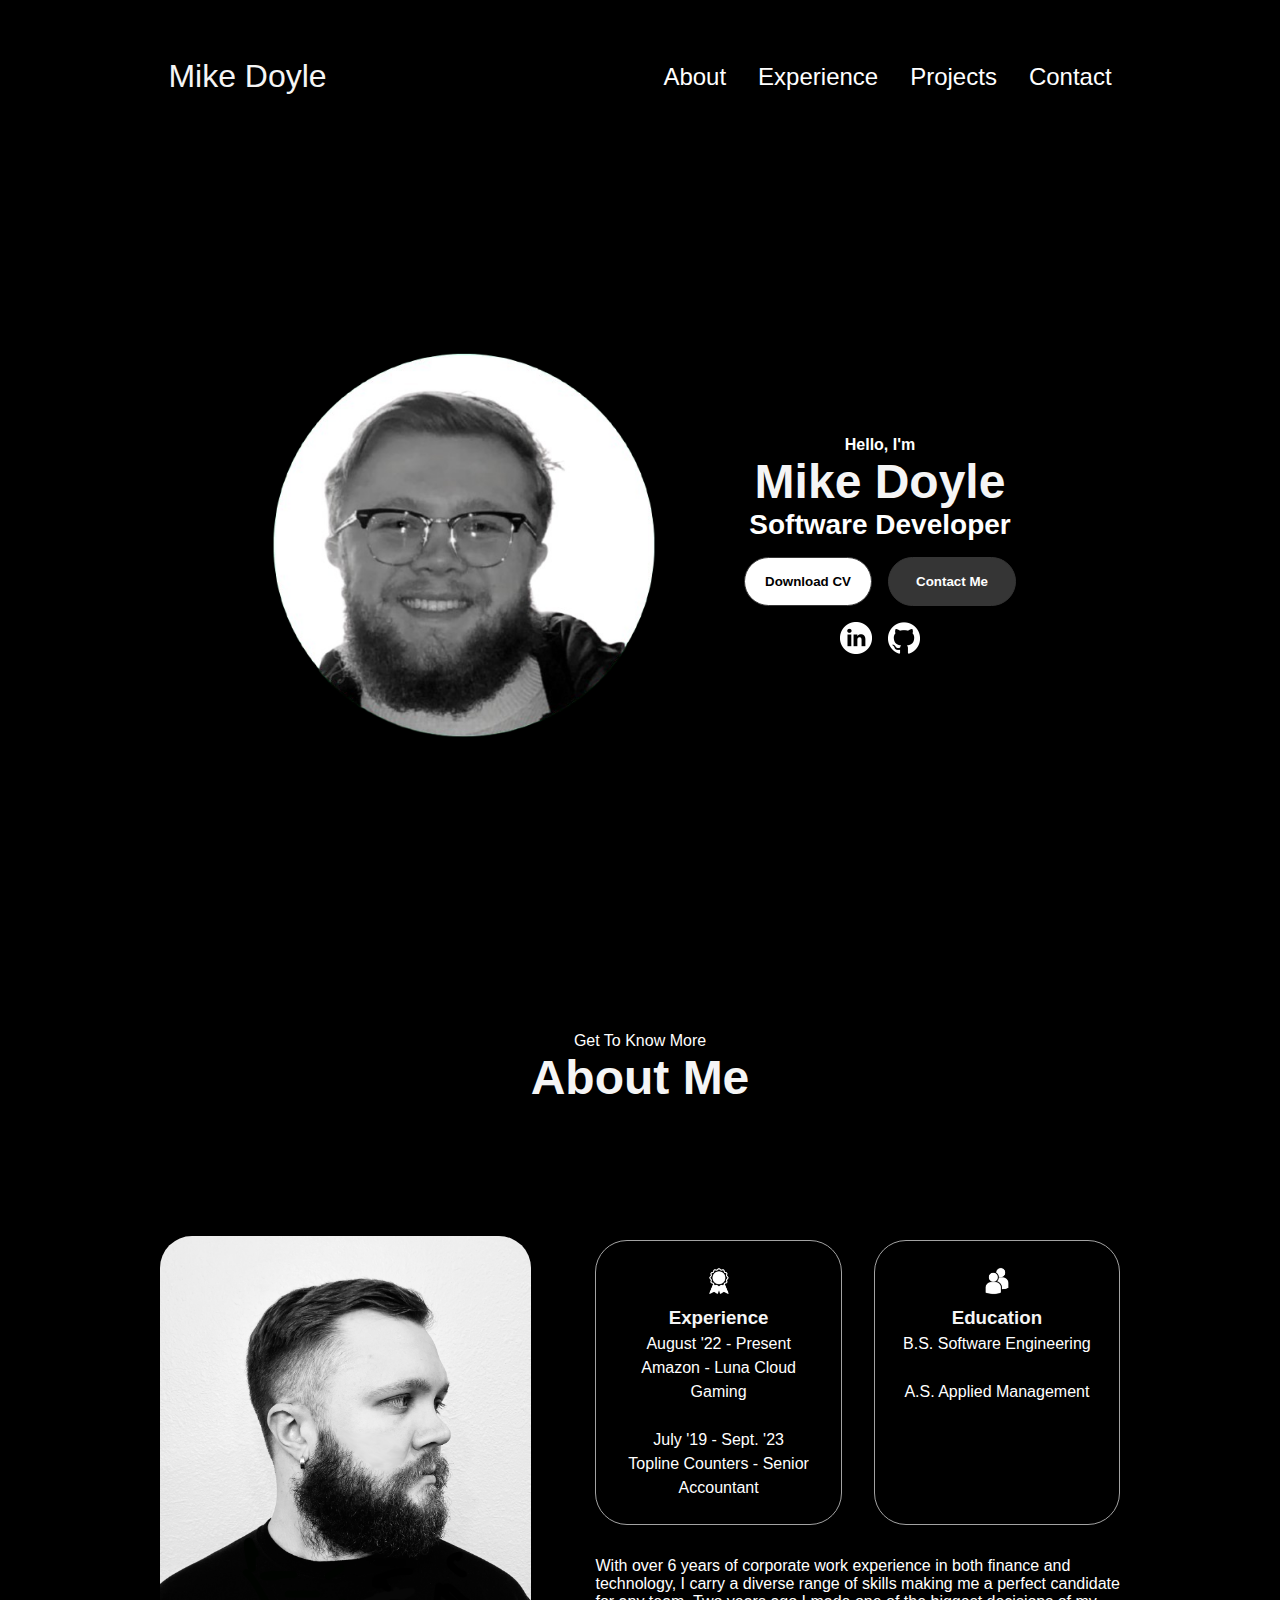
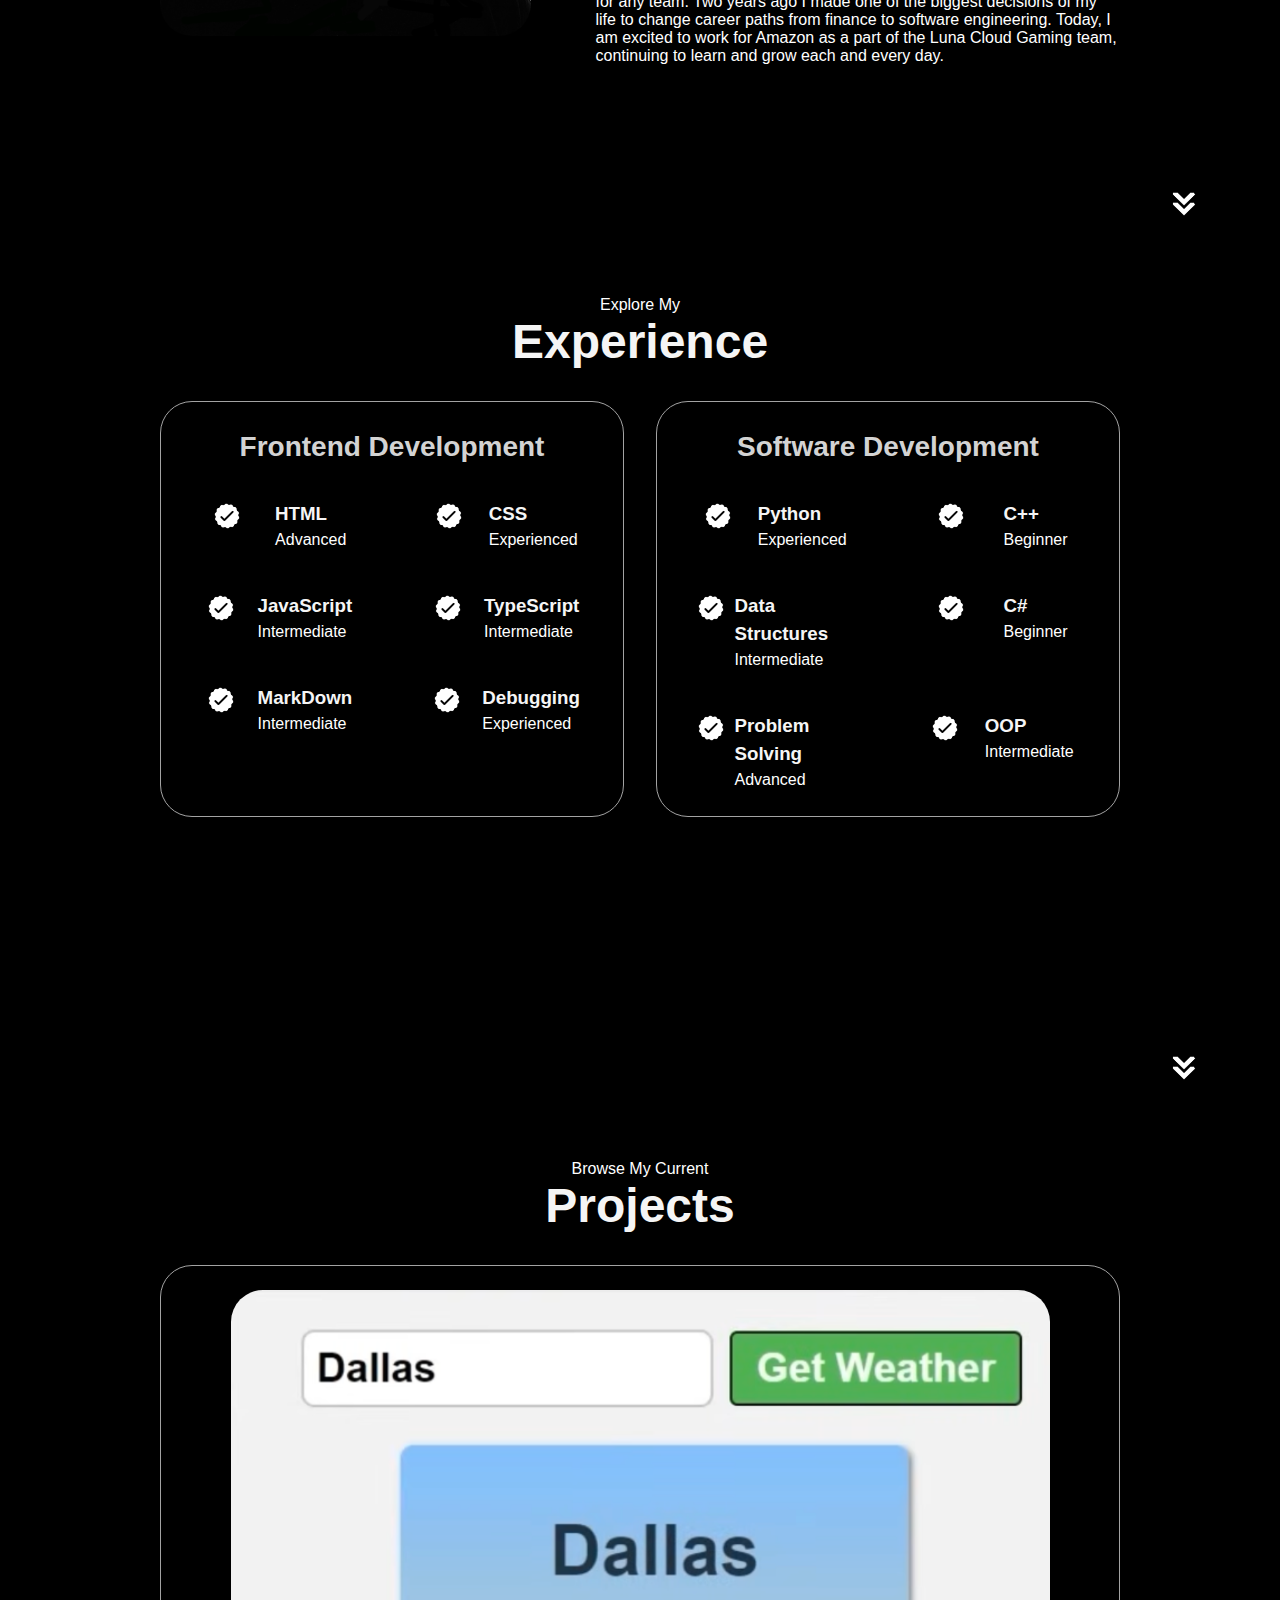
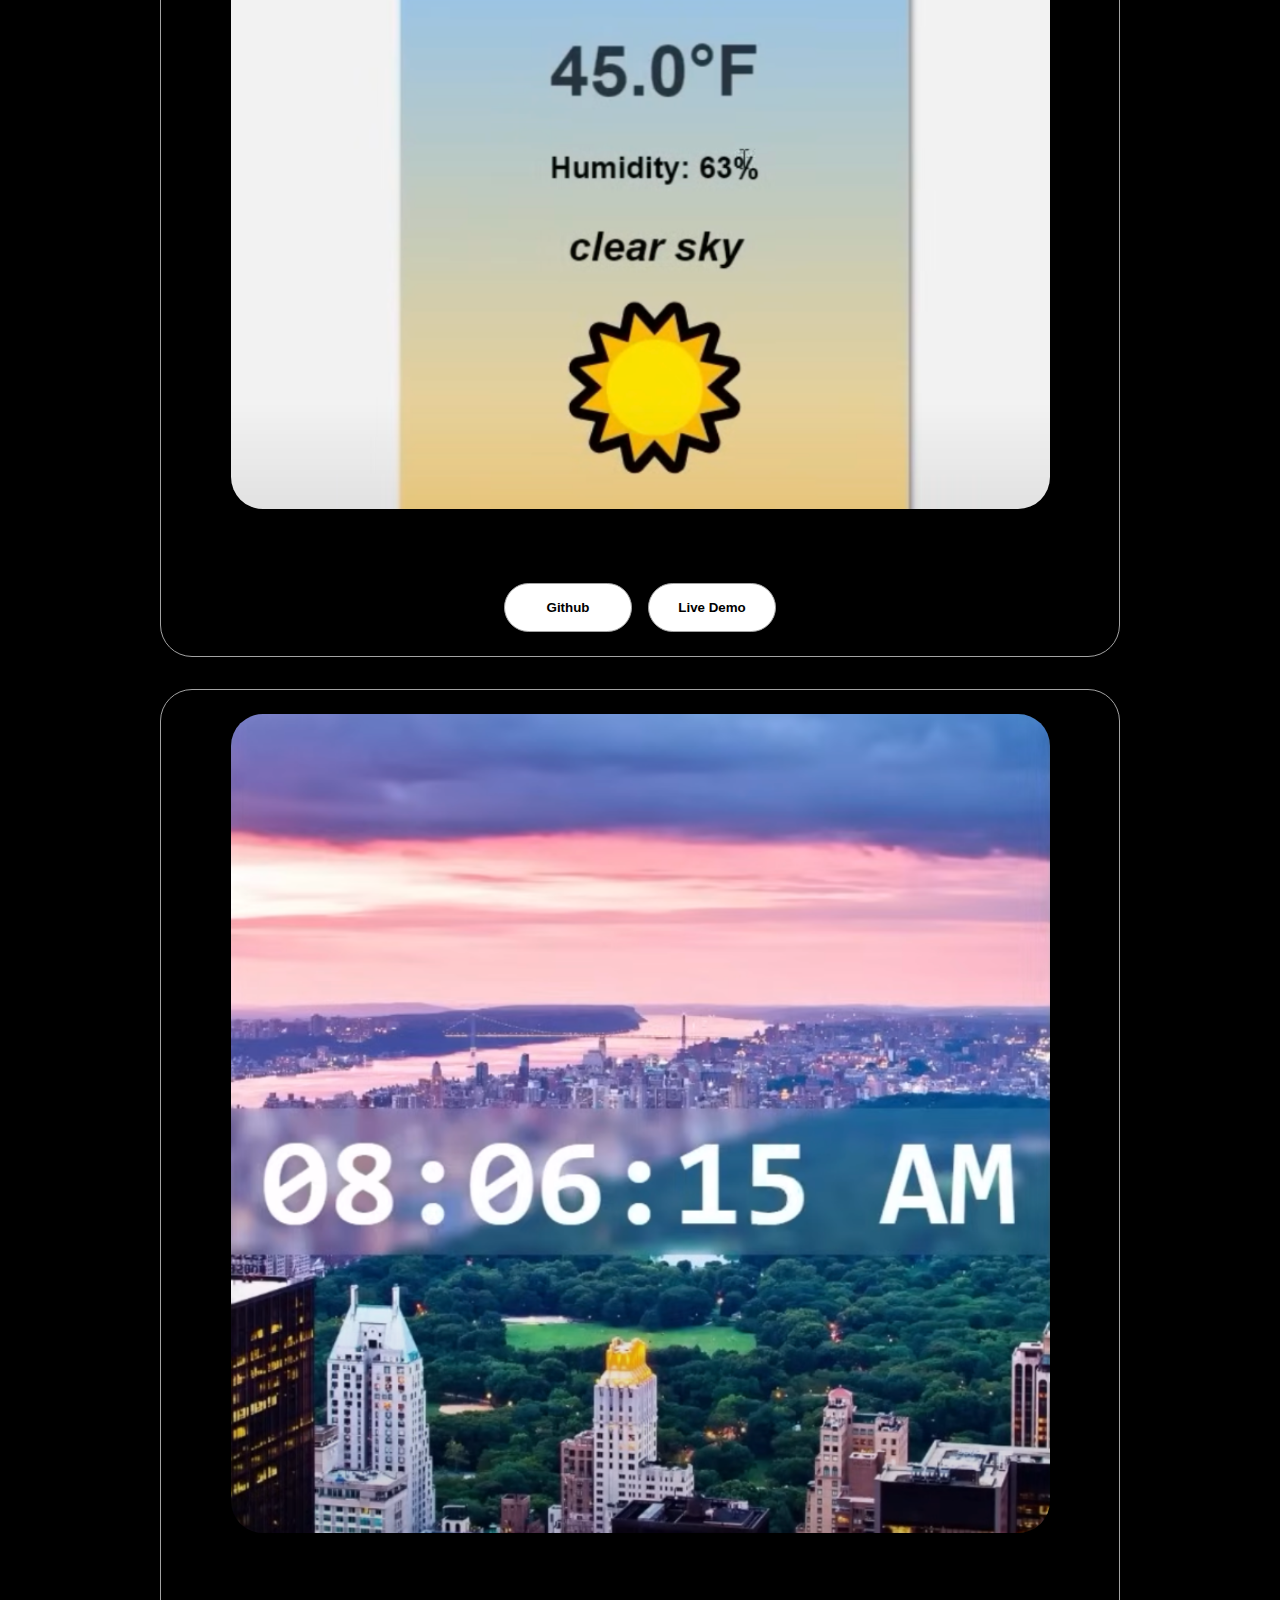
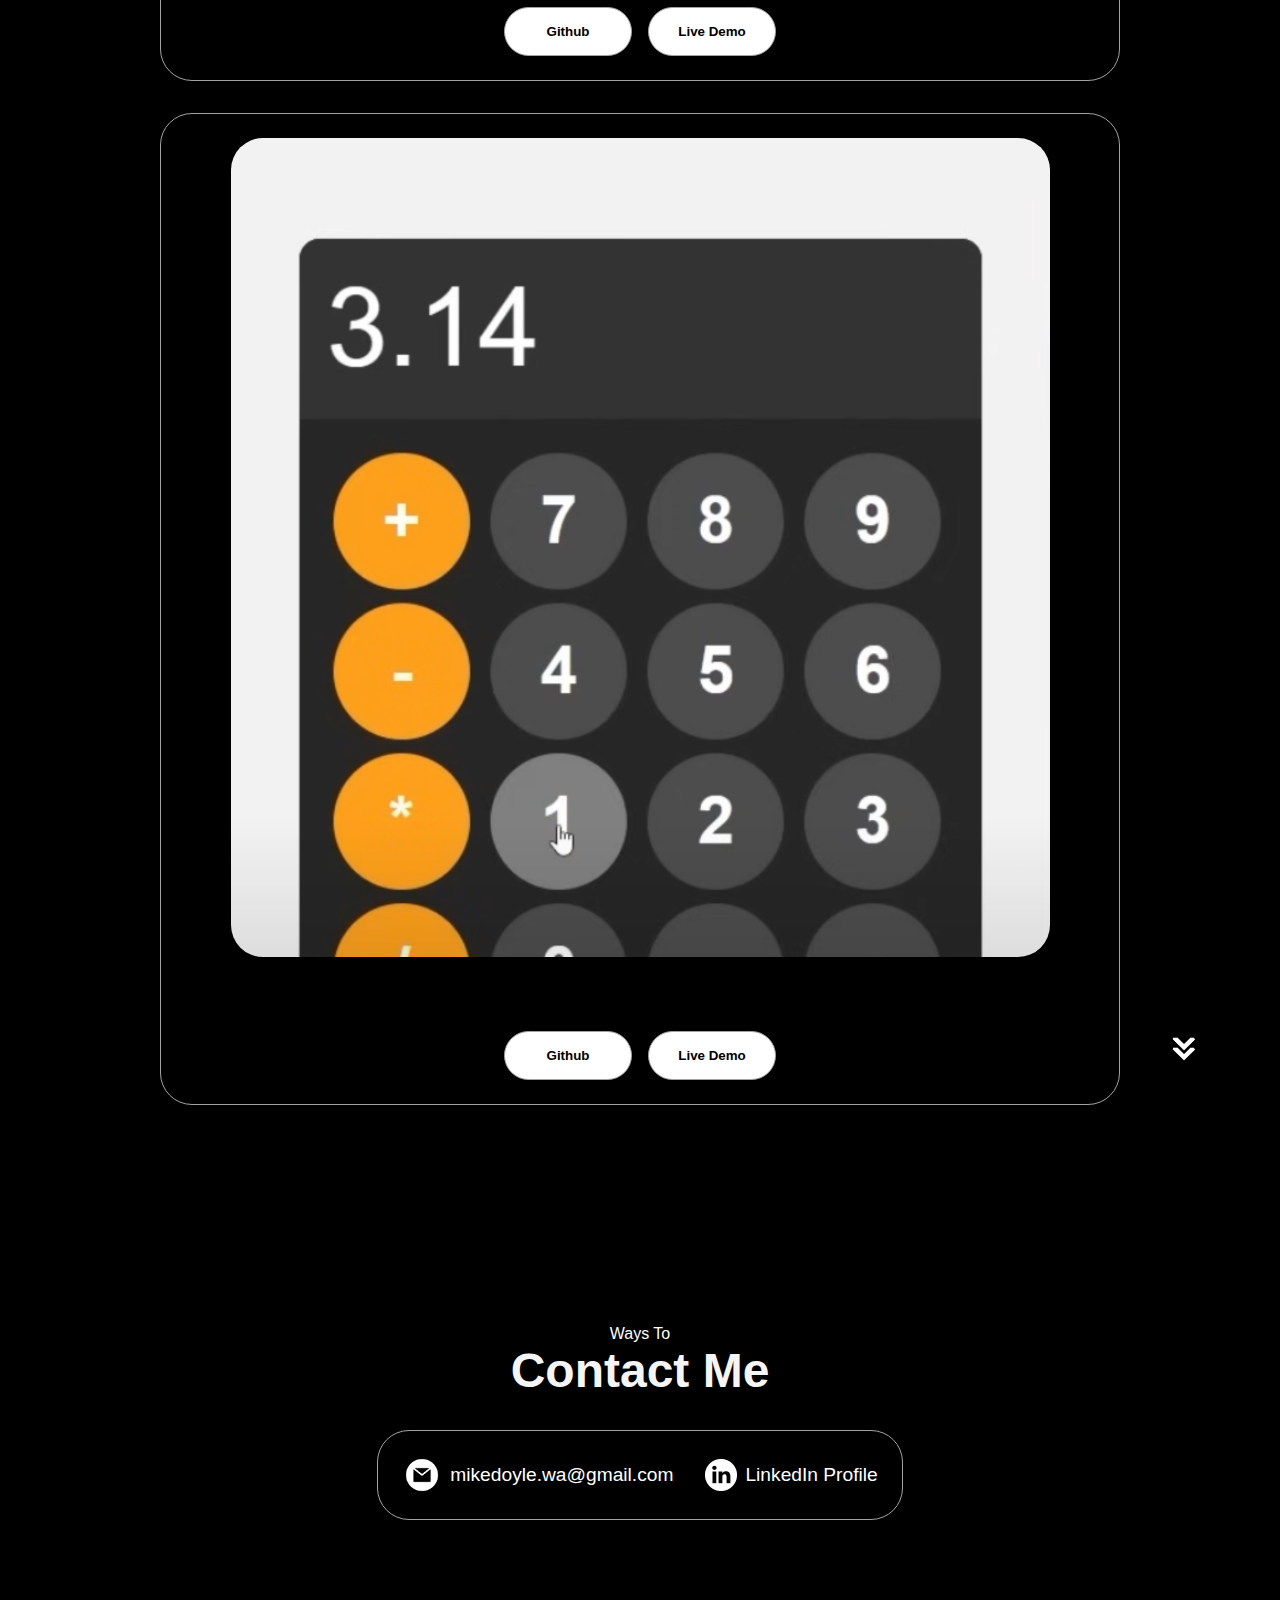
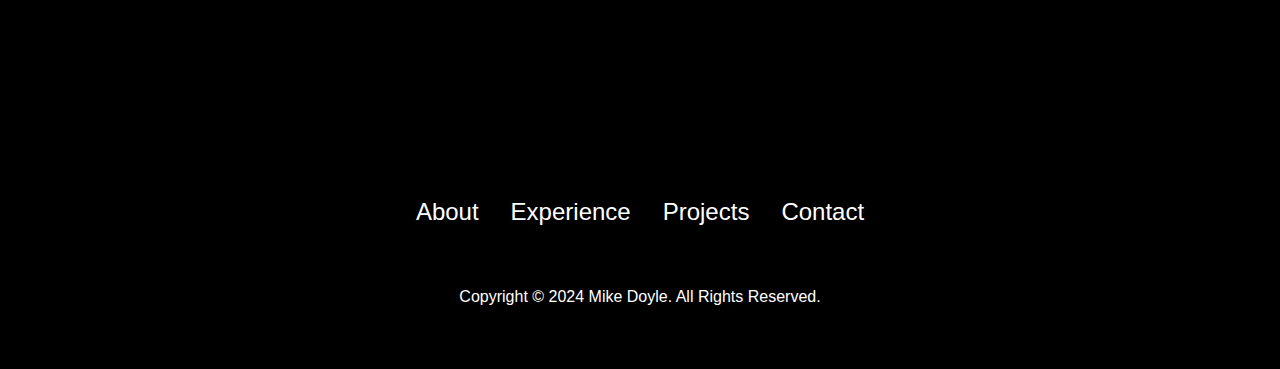
<file: index.html>
<!DOCTYPE html>
<html lang="en">
    <head>
        <meta charset="UTF-8">
        <title>Mike Doyle | Portfolio</title>
    </head>
    <link rel="stylesheet" type="text/css" href="web.css">
    <link rel="stylesheet" type="text/css" href="mediaqueries.css">
    <link rel="apple-touch-icon" sizes="180x180" href="/apple-touch-icon.png">
    <link rel="icon" type="image/png" sizes="32x32" href="/favicon-32x32.png">
    <link rel="icon" type="image/png" sizes="16x16" href="/favicon-16x16.png">
    <link rel="manifest" href="/site.webmanifest">
    
    <body>
        <nav id="desktop-nav">
            <div class="logo"> Mike Doyle </div>
            <div> 
                <ul class="nav-links">
                    <li><a href="#about"> About </a></li>
                    <li><a href="#experience"> Experience </a></li>
                    <li><a href="#projects"> Projects </a></li>
                    <li><a href="#contact"> Contact </a></li>
                </ul>
            </div>
        </nav>
        <nav id="hamburger-nav">
            <div class="logo">Mike Doyle</div>
            <div class="hamburger-menu">
                <div class="hamburger-icon" 
                     onclick="toggleMenu()">
                    <span></span>
                    <span></span>
                    <span></span>
                </div>
                <div class="menu-links">
                    <li><a href="#about" 
                           onclick="toggleMenu()">About</a></li>
                    <li><a href="#experience" 
                           onclick="toggleMenu()">Experience</a></li>
                    <li><a href="#projects" 
                           onclick="toggleMenu()">Projects</a></li>
                    <li><a href="#contact" 
                           onclick="toggleMenu()">Contact</a></li>
                </div>
            </div>
        </nav>       
    <section id="profile">
        <div class="section__pic-container">
            <img src="./assets/headshot_pic1.png" 
                 alt="Mike Doyle profile picture">
        </div>
        <div class="section__text">
            <p class="section__text__p1"> Hello, I'm </p>
            <h1 class="title">Mike Doyle</h1>
            <p class="section__text__p2">Software Developer</p>
            <div class="btn-container">
                <button class="btn btn-color-2" 
                        onclick="window.open('./assets/resume.pdf')">
                    Download CV
                </button>
                <button class="btn btn-color-1" 
                        onclick="window.location.href='./#contact'">
                    Contact Me
                </button>
            </div>
            <div id="socials-container">
                <img src="./assets/linkedin.png" alt="LinkedIn Profile"
                     class="icon" 
                     onclick="location.href='https://www.linkedin.com/in/mikedoyletech/'">
                <img src="./assets/github.png" alt="Github Profile"
                     class="icon"
                     onclick="location.href='https://github.com/mike-doyle'">
            </div>
        </div>
    </section>
    <section id="about">
        <p class="section__text__p1">Get To Know More</p>
        <h1 class="title">About Me</h1>
        <div class="section-container">
            <div class="section__pic-container">
                <img 
                        src="./assets/about-pic.png"
                        alt="Profile picture"
                        class="about-pic"
                    />
            </div>
            <div class="about-details-container">
                <div class="about-containers">
                    <div class="details-container">
                        <img 
                                src="./assets/experience.png"
                                alt="Experience icon"
                                class="icon"
                            />
                        <h3>Experience</h3>
                        <p>August '22 - Present <br />Amazon - Luna Cloud Gaming <br /><br /> July '19 - Sept. '23 <br /> Topline Counters - Senior Accountant</p>
                    </div>
                    <div class="details-container">
                        <img
                                src="./assets/education.png"
                                alt="Education icon"
                                class="icon"
                            />
                        <h3>Education</h3>
                        <p>B.S. Software Engineering  <br /><br />A.S. Applied Management</p>
                    </div>
                </div>
                <div class="text-container">
                    <p>
                        With over 6 years of corporate work experience in both finance 
                        and technology, I carry a diverse range of skills making me a 
                        perfect candidate for any team. Two years ago I made one of the 
                        biggest decisions of my life to change career paths from finance 
                        to software engineering. Today, I am excited to work for Amazon 
                        as a part of the Luna Cloud Gaming team, continuing to learn and 
                        grow each and every day.
                    </p>
                    </div>
                </div>
            </div>
            <img
                    src="./assets/arrow.png"
                    alt="Arrow icon"
                    class="icon arrow"
                    onclick="location.href='./#experience'"
            />
    </section>
    <section id="experience">
        <p class="section__text__p1">Explore My</p>
        <h1 class="title">Experience</h1>
        <div class="experience-details-container">
            <div class="about-containers">
                <div class="details-container">
                    <h2 class="experience-subtitle">Frontend Development</h2>
                    <div class="article-container">
                        <article>
                            <img src="./assets/checkmark.png" alt="Experience icon"
                                 class="icon"
                            />
                            <div>
                                <h3>HTML</h3>
                                <p>Advanced</p>
                            </div>
                        </article>
                        <article>
                            <img src="./assets/checkmark.png" alt="Experience icon"
                                 class="icon"
                            />
                            <div>
                                <h3>CSS</h3>
                                <p>Experienced</p>
                            </div>
                        </article>
                        <article>
                            <img src="./assets/checkmark.png" alt="Experience icon"
                                 class="icon"
                            />
                            <div>
                                <h3>JavaScript</h3>
                                <p>Intermediate</p>
                            </div>
                        </article>
                        <article>
                            <img src="./assets/checkmark.png" alt="Experience icon"
                                 class="icon"
                            />
                            <div>
                                <h3>TypeScript</h3>
                                <p>Intermediate</p>
                            </div>
                        </article>
                        <article>
                            <img src="./assets/checkmark.png" alt="Experience icon"
                                 class="icon"
                            />
                            <div>
                                <h3>MarkDown</h3>
                                <p>Intermediate</p>
                            </div>
                        </article>
                        <article>
                            <img src="./assets/checkmark.png" alt="Experience icon"
                                 class="icon"
                            />
                            <div>
                                <h3>Debugging</h3>
                                <p>Experienced</p>
                            </div>
                        </article>
                        
                    </div>
                </div>
                <div class="details-container">
                    <h2 class="experience-subtitle">Software Development</h2>
                    <div class="article-container">
                        <article>
                            <img src="./assets/checkmark.png" alt="Experience icon"
                                 class="icon"
                            />
                            <div>
                                <h3>Python</h3>
                                <p>Experienced</p>
                            </div>
                        </article>
                        <article>
                            <img src="./assets/checkmark.png" alt="Experience icon"
                                 class="icon"
                            />
                            <div>
                                <h3>C++</h3>
                                <p>Beginner</p>
                            </div>
                        </article>
                        <article>
                            <img src="./assets/checkmark.png" alt="Experience icon"
                                 class="icon"
                            />
                            <div>
                                <h3>Data Structures</h3>
                                <p>Intermediate</p>
                            </div>
                        </article>
                        <article>
                            <img src="./assets/checkmark.png" alt="Experience icon"
                                 class="icon"
                            />
                            <div>
                                <h3>C#</h3>
                                <p>Beginner</p>
                            </div>
                        </article>
                        <article>
                            <img src="./assets/checkmark.png" alt="Experience icon"
                                 class="icon"
                            />
                            <div>
                                <h3>Problem Solving</h3>
                                <p>Advanced</p>
                            </div>
                        </article>
                        <article>
                            <img src="./assets/checkmark.png" alt="Experience icon"
                                 class="icon"
                            />
                            <div>
                                <h3>OOP</h3>
                                <p>Intermediate</p>
                            </div>
                        </article>
                    </div>
                </div>
            </div>
        </div>
        <img 
                src="./assets/arrow.png"
                alt="Arrow icon"
                class="icon arrow"
                onclick="location.href='./#projects'"
        />
    </section>
    <section id="projects">
        <p class="section__text__p1">Browse My Current</p>
        <h1 class="title">Projects</h1>
        <div class="about-containers">
        <div class="experience-details-container">
            
            <div class="details-container color-container">
                <div class="article-container">
                    <img src="./assets/project-1.png" alt="Project 1"
                    class="project-img" 
                    />
                </div>
                <h2 class="experience-subtitle project-title">Weather App</h2>
                <div class="btn-container">
                    <button class="btn btn-color-2 project-btn"
                    onclick="location.href='https://github.com/mike-doyle/weather-app'">Github</button>
                    <button class="btn btn-color-2 project-btn" 
                    onclick="location.href='https://github.com'">Live Demo</button>
                </div>
            </div>
        </div>
        <div class="experience-details-container">
            <div class="details-container color-container">
                <div class="article-container">
                    <img src="./assets/project-2.png" alt="Project 2"
                         class="project-img"
                    />
                </div>
                <h2 class="experience-subtitle project-title">Time Clock</h2>
                <div class="btn-container">
                    <button class="btn btn-color-2 project-btn"
                            onclick="location.href='https://github.com/mike-doyle/time-clock-app'">Github</button>
                    <button class="btn btn-color-2 project-btn"
                            onclick="location.href='https://github.com'">Live Demo</button>
                </div>
            </div>
        </div>
        <div class="experience-details-container">
            <div class="details-container color-container">
                <div class="article-container">
                    <img src="./assets/project-3.png" alt="Project 3"
                         class="project-img"
                    />
                </div>
                <h2 class="experience-subtitle project-title">Calculator App</h2>
                <div class="btn-container">
                    <button class="btn btn-color-2 project-btn"
                            onclick="location.href='https://github.com/mike-doyle/calculator-app'">Github</button>
                    <button class="btn btn-color-2 project-btn"
                            onclick="location.href='https://mike-doyle.github.io/calculator.html'">Live Demo</button>
                </div>
            </div>
        </div>
        </div>
        <img
                src="./assets/arrow.png"
                alt="Arrow icon"
                class="icon arrow"
                onclick="location.href='./#contact'"
        />
    </section>    
    <section id="contact">
        <p class="section__text__p1">Ways To</p>
        <h1 class="title">Contact Me</h1>
        <div class="contact-info-upper-container">
            <div class="contact-info-container">
                <img src="./assets/email.png" alt="mail icon"
                     class="icon contact-icon contact-icon-mail" />
               <p><a href="mailto:mikedoyle.wa@gmail.com">mikedoyle.wa@gmail.com</a></p>
            </div>
            <div class="contact-info-container">
                <img src="./assets/linkedin.png" alt="LinkedIn icon"
                     class="icon contact-icon" />
                <p><a href="https://www.linkedin.com/in/mikedoyletech/">LinkedIn Profile</a></p>
            </div>
        </div>
    </section>
    <footer>  
        <nav>
            <div class="nav-links-container">
                <ul class="nav-links">
                    <li><a href="#about"> About </a></li>
                    <li><a href="#experience"> Experience </a></li>
                    <li><a href="#projects"> Projects </a></li>
                    <li><a href="#contact"> Contact </a></li>
                </ul>
            </div>
        </nav>
        <p>Copyright &#169; 2024 Mike Doyle. All Rights Reserved. </p>
    <script src="index.js"></script>
    </footer>
    </body>
</html>
</file>
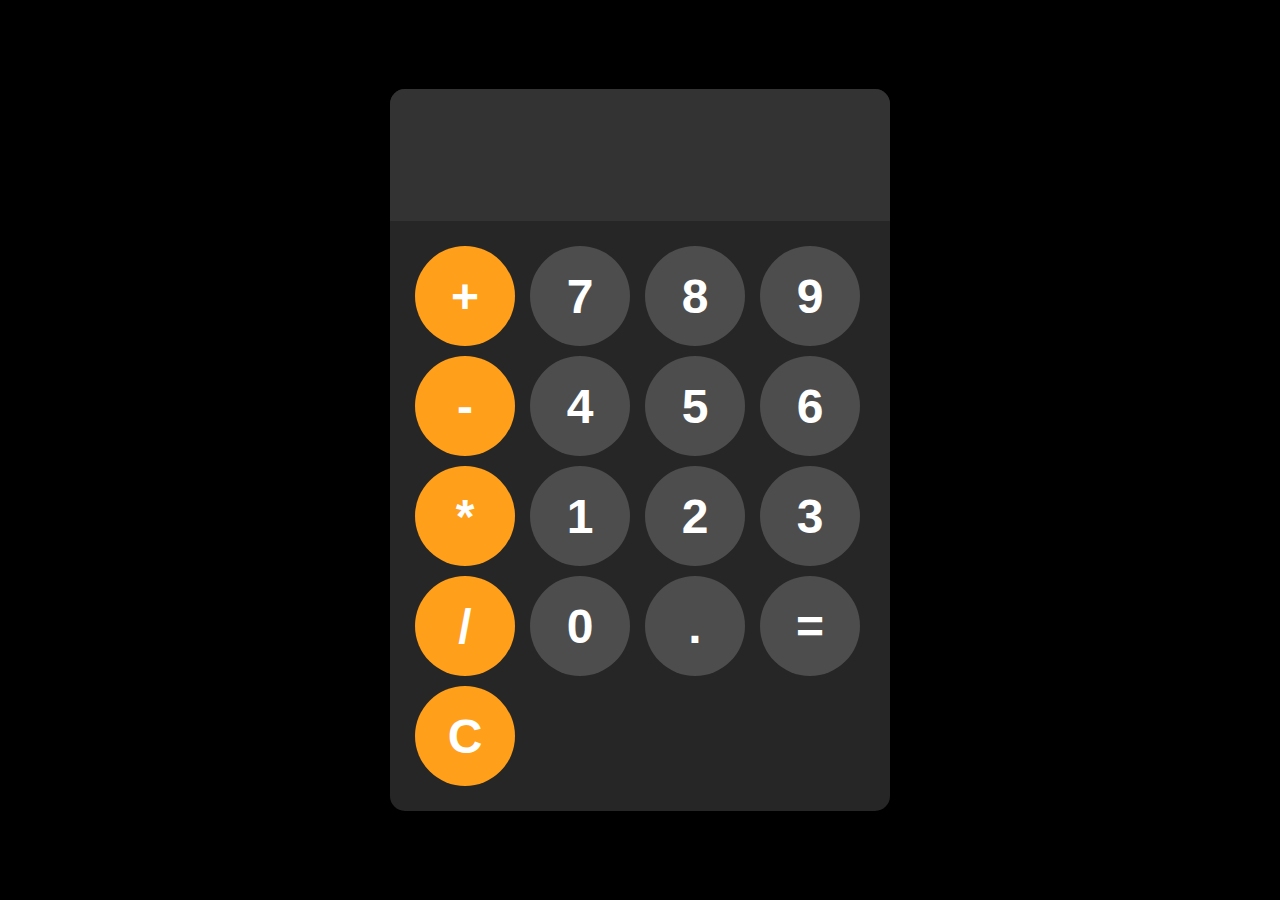
<file: calculator.html>
<!DOCTYPE html>
<html lang="en">
<head>
    <meta charset="UTF-8">
    <meta name="viewport" content="width=device-width, intitial-scale=1.0">
    <title>Document</title>
    <link rel ="stylesheet" href="calcstyles.css">

</head>
<body>

    <div id="calculator">
        <input id="display" readonly>
        <div id="keys">
            <button onclick="appendToDisplay('+')" class ="operator-btn">+</button>
            <button onclick="appendToDisplay('7')">7</button>
            <button onclick="appendToDisplay('8')">8</button>
            <button onclick="appendToDisplay('9')">9</button>
            <button onclick="appendToDisplay('-')" class ="operator-btn">-</button>
            <button onclick="appendToDisplay('4')">4</button>
            <button onclick="appendToDisplay('5')">5</button>
            <button onclick="appendToDisplay('6')">6</button>
            <button onclick="appendToDisplay('*')" class ="operator-btn">*</button>
            <button onclick="appendToDisplay('1')">1</button>
            <button onclick="appendToDisplay('2')">2</button>
            <button onclick="appendToDisplay('3')">3</button>
            <button onclick="appendToDisplay('/')" class ="operator-btn">/</button>
            <button onclick="appendToDisplay('0')">0</button>
            <button onclick="appendToDisplay('.')">.</button>
            <button onclick="calculate()">=</button>
            <button onclick="clearDisplay()" class ="operator-btn">C</button>
        </div>
    </div>
    

    <script src="calcscript.js"></script>

</body>

</html>
</file>
<file: web.css>
/* General */

@import url(https://fonts.google.com/share?selection.family=Inter:wght@100..900);

  * {
    margin: 0;
    padding: 0;
  }

  body {
      font-family: 'Inter', sans-serif ;
      color: whitesmoke;
      background-color: black;
  }
  
html {
    scroll-behavior: smooth;
}

p {
    color: white;
}

/* transition */

a, .btn {
    transition: all 300ms ease;
}

/* desktop nav */

nav, .nav-links {
   display: flex; 
}

nav {
    justify-content: space-around;
    align-items: center;
    height: 17vh;
}

.nav-links {
    gap: 2rem;
    list-style: none;
    font-size: 1.5rem;
}

a { 
    color: white;
    text-decoration-color: white;
    text-decoration: none;
}

a:hover {
    color: grey;
    text-decoration: underline;
    text-underline-offset: 1rem;
    text-underline-color: grey;
}

.logo {
    font-size: 2rem;
}

.logo:hover {
    cursor: default;
}

/* hamburger menu */

#hamburger-nav {
    display: none;
  }

.hamburger-menu {
    position: relative;
    display: inline-block;
}

.hamburger-icon {
    display: flex;
    flex-direction: column;
    justify-content: space-between;
    height: 24px;
    width: 30px;
    cursor: pointer;
}

.hamburger-icon span {
    width: 100%;
    height: 2px;
    background-color: whitesmoke;
    transition: all 0.3ms ease-in-out;
}

.menu-links {
    position: absolute;
    top: 100%;
    right: 0;
    background-color: black;
    width: fit-content;
    max-height: 0;
    overflow: hidden;
    transition: all 0.3ms ease-in-out;
}

.menu-links a {
    display: block;
    padding: 10px;
    text-align: center;
    font-size: 1.5rem;
    color: white;
    text-decoration: none;
    transition: all 0.3ms ease-in-out;
    
}

.menu-links a {
    display: block;
    padding: 10px;
    text-align: center;
    font-size: 1.5rem;
    color: white;
    text-decoration: none;
    transition: all 0.3ms ease-in-out;
}

.menu-links li {
    list-style: none;
}

.menu-links.open {
    max-height: 300px;
}

.hamburger-icon.open span:first-child {
    transform: rotate(45deg) translate(10px, 5px);
}

.hamburger-icon.open span:nth-child(2) {
    opacity: 0;
}

.hamburger-icon.open span:last-child {
    transform: rotate(-45deg) translate(10px, -5px);
}

.hamburger-icon span:first-child {
    transform: none;
}

.hamburger-icon span:first-child {
    opacity: 1;
}

.hamburger-icon span:first-child {
    transform: none;
}

/* sections */

section {
    padding-top: 4vh;
    height: 96vh;
    margin: 0 10rem;
    box-sizing: border-box;
    min-height: fit-content;
}

.section-container {
    display: flex;
}

/* profile section */

#profile {
    display: flex;
    justify-content: center;
    gap: 5rem;
    height: 80vh;
    
}

.section__pic-container {
    display: flex;
    height: 400px;
    width: 400px;
    margin: auto 0;
}

.section__text {
    align-self: center;
    text-align: center;
}

.section__text p {
    font-weight: 600;
}

.section__text__p1 {
    text-align: center;
    
}

.section__text__p2 {
    font-size: 1.75rem;
    margin-bottom: 1rem;
}

.title {
    font-size: 3rem;
    text-align: center;
}

#socials-container {
    display: flex;
    justify-content: center;
    margin-top: 1rem;
    gap: 1rem;
}


/* ICONS */

.icon {
    cursor: pointer;
    height: 2rem;
}

/* BUTTONS */

.btn-container {
    display: flex;
    justify-content: center;
    gap: 1rem;
}

.btn {
    font-weight: 600;
    transition: all 300ms ease;
    padding: 1rem;
    width: 8rem;
    border-radius: 2rem;
}

.btn-color-1,
.btn-color-2 {
    border: rgb(53,53,53) 0.1rem solid;
}

.btn-color-1:hover,
.btn-color-2:hover {
    cursor: pointer;
}

.btn-color-1,
.btn-color-2:hover {
    background: rgb(53, 53, 53);
    color: white;
}

.btn-color-1:hover {
    background: rgb(0, 0, 0);
}

.btn-color-2 {
    background: white;
}

.btn-color-2:hover {
    border: rgb(255, 255, 255) 0.1rem solid;
}

.btn-container {
    gap: 1rem;
}

/* ABOUT SECTION */

#about {
    position: relative;
}

.about-containers {
    gap: 2rem;
    margin-bottom: 2rem;
    margin-top: 2rem;
}

.about-details-container {
    justify-content: center;
    flex-direction: column;
}

.about-containers,
.about-details-container {
    display: flex;
}

.about-pic {
    border-radius: 2rem;
}

.arrow {
    position: absolute;
    right: -5rem;
    bottom: 2.5rem;
}

.details-container {
    padding: 1.5rem;
    flex: 1;
    background: black;
    border-radius: 2rem;
    border: rgb(53, 53, 53) 0.1rem solid;
    border-color: rgb(163, 163, 163);
    text-align: center;
    line-height: 1.5;
}

.section-container {
    gap: 4rem;
    height: 80%;
}

.section__pic-container {
    height: 400px;
    width: 400px;
    margin: auto 0;
}

/* Experience Section */

#experience {
    position: relative;
}

.experience-subtitle {
    color: lightgray;
    font-weight: 600;
    font-size: 1.75rem;
    margin-bottom: 2rem;
}

.experience-details-container {
    display: flex;
    justify-content: center;
    flex-direction: column;
    background-color: black;
}

.article-container {
    display: flex;
    text-align: initial;
    flex-wrap: wrap;
    flex-direction: row;
    gap: 2.5rem;
    justify-content: space-around;
}

article {
    display: flex;
    width: 10rem;
    justify-content: space-around;
    gap: 0.5rem;
   
}

article .icon {
    cursor: default;
}

/* Projects Section */

#projects {
    position: relative;
}

.color-container {
    border-color: rgb(163,163,163);
    background: black;
}

.project-img {
    border-radius: 2rem;
    width: 90%;
    height: 90%;
}

.project-title {
    margin: 1rem;
    color: black;
}

.project-btn {
    color: black;
    border-color: rgb(163,163,163);
}



/* Contact Section */

#contact {
    display: flex;
    justify-content: center;
    flex-direction: column;
    height: 70vh;
}

.contact-info-upper-container {
    display: flex;
    justify-content: center;
    border-radius: 2rem;
    border: rgb(53,53,53) 0.1rem solid;
    border-color: rgb(163,163,163);
    background: black;
    margin: 2rem auto;
    padding: 0.5rem;
    
}

.contact-info-container {
    display: flex;
    align-items: center;
    justify-content: center;
    gap: 0.5rem;
    margin: 1rem;
}

.contact-info-container p {
    font-size: larger;
}

.contact-icon {
    cursor: default;
}

.contact-icon-mail {
    height: 2.5rem;
}

/* Footer Section */

footer {
    height: 26vh;
    margin: 0 1rem;
}


footer p {
    text-align: center;
}
</file>
<file: mediaqueries.css>
@media screen and (max-width: 1400px) {
    #profile {
        height: 83vh;
        margin-bottom: 6rem;

    }

    .about-containers {
        flex-wrap: wrap;
    }


    @media screen and (max-width: 1200px) {
        #desktop-nav {
            display: none;
        }

        #hamburger-nav {
            display: flex;
        }

        #experience, .experience-details-container {
            margin-top: 2rem;

        }

        #profile, .section-container {
            display: block;
        }

        .arrow {
            display: none;
        }

        section, .section-container {
            height: fit-content;
        }

        section {
            margin: 0 5%;
        }

        .section__pic-container {
            width: 275px;
            height: 275px;
            margin: 0 auto 2rem;
        }

        .about-containers {
            margin-top: 0;

        }
    }
    @media screen and (max-width: 850px) {
        #contact,
        footer {
            height: 40vh;
        }

        #profile {
            height: 83vh;
            margin-bottom: 0;
        }
        article {
            font-size: 1rem;
        }
        footer nav {
            margin-bottom: 2rem;
            height: fit-content;
        }
        .about-container, 
        .contact-info-upper-container, 
        .btn-container {
            flex-wrap: wrap;
        }
        .contact-info-container {
            margin: 0;
            
        }
        .contact-info-container p{
            font-size: 1rem;
        }
        .nav-links li a {
            font-size: 1rem;
        }
        .experience-subtitle {
            font-size: 1.25rem;
            
        }
        .logo {
            font-size: 1.5rem;
        }
        .nav-links {
            flex-direction: column;
            gap: 0.5rem;
            text-align: center;
        }
        
        .section__pic-container {
            width: auto;
            height: 46vw;
            justify-content: center;
            
        }
        
        .section__text__p2 {
            font-size: 1.25rem;
        }
        
        .title {
            font-size: 2rem;
        }
        
        .text-container {
            text-align: justify;
        }
        
        #projects {
            display: flex;
        }

    }   
    
        
}
</file>
<file: calcstyles.css>
body{
    margin: 0;
    display: flex;
    justify-content: center;
    align-items: center;
    height: 100vh;
    background-color: black;
}


#calculator{
    font-family: Arial, sans-serif;
    background-color: hsl(0, 0%, 15%);
    border-radius: 15px;
    max-width: 500px;
    overflow: hidden;

}

#display{
    width: 100%;
    padding: 20px;
    font-size: 5rem;
    text-align: left;
    border: none;
    background-color: hsl(0, 0%, 20%);
    color: white;
}


#keys{
    display: grid;
    grid-template-columns: repeat(4, 1fr);
    gap: 10px;
    padding: 25px;
}


button{
    width: 100px;
    height: 100px;
    border-radius: 50px;
    border: none;
    background-color: hsl(0, 0%, 30%);
    color: white;
    font-size: 3rem;
    font-weight: bold;
    cursor: pointer;

}

button:hover{
    background-color: hsl(0, 0%, 40%);
}
button:active{
    background-color: hsl(0, 0%, 50%);

}

.operator-btn{
    background-color: hsl(35, 100%, 55%)
}
.operator-btn:hover{
    background-color: hsl(35, 100%, 65%)
}
.operator-btn:active{
    background-color: hsl(35, 100%, 75%)
}
</file>
